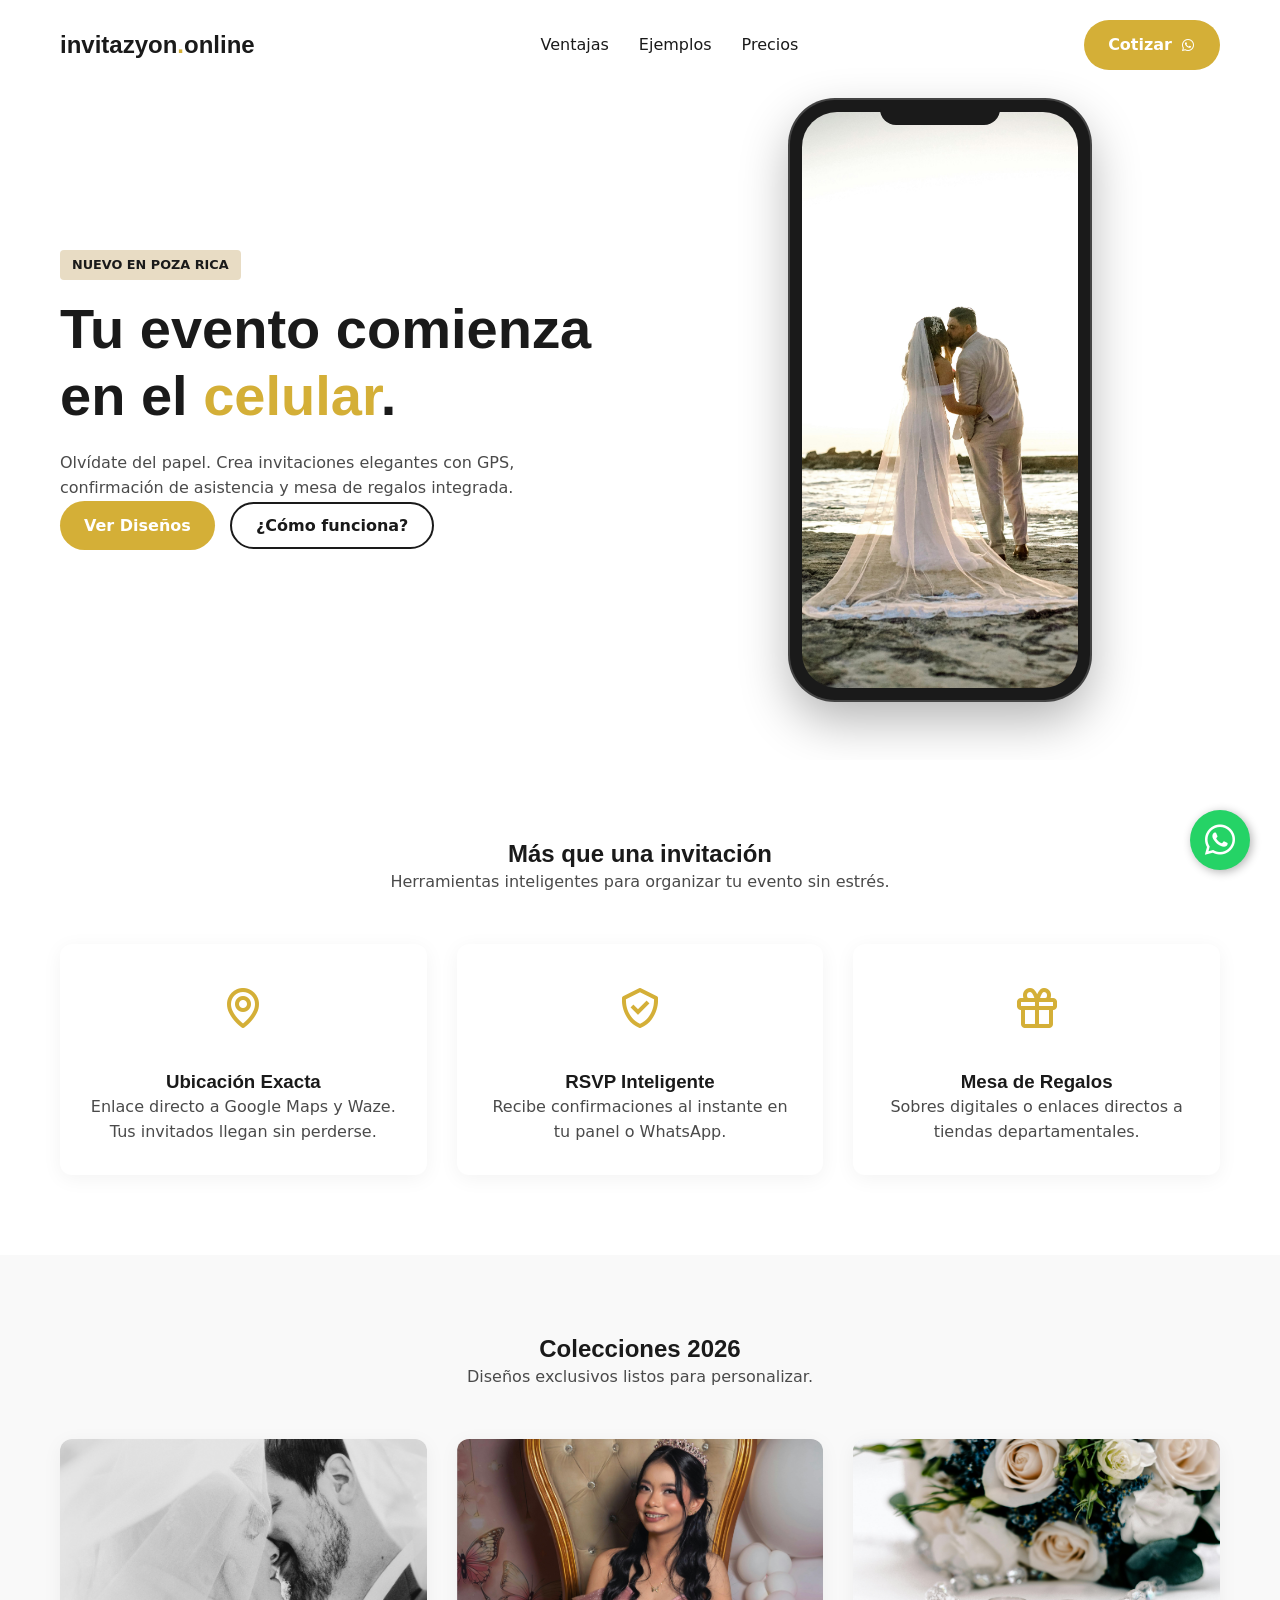
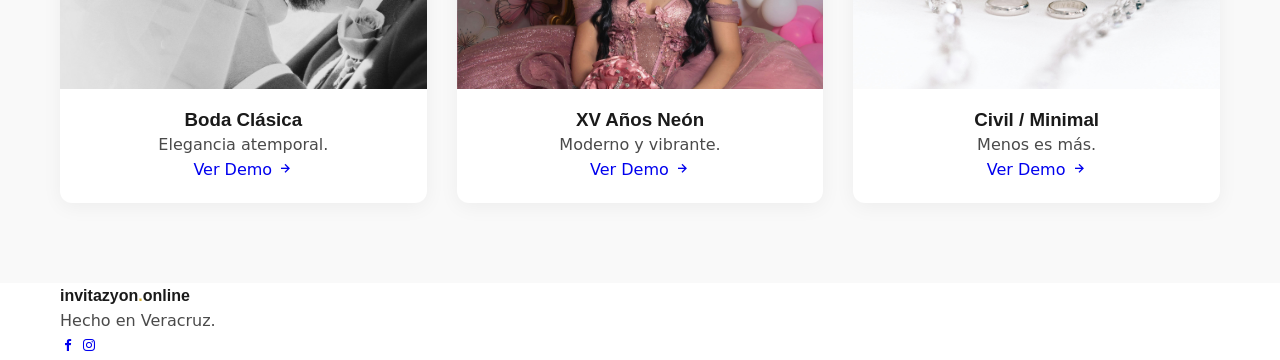
<file: index.html>
<!DOCTYPE html>
<html lang="es-MX">
<head>
    <meta charset="UTF-8">
    <meta name="viewport" content="width=device-width, initial-scale=1.0">
    <title>Invitazyon.online | Invitaciones Digitales Premium</title>
    <meta name="description" content="Invitaciones digitales inteligentes para Bodas y XV Años. Mapa GPS, RSVP y Mesa de Regalos en un solo link.">
    
    <link rel="stylesheet" href="css/variables.css">
    <link rel="stylesheet" href="css/styles.css">
    
    <link href='https://unpkg.com/boxicons@2.1.4/css/boxicons.min.css' rel='stylesheet'>
</head>
<body>

    <nav class="navbar">
        <div class="container nav-container">
            <a href="index.html" class="logo">invitazyon<span class="dot">.</span>online</a>
            
            <div class="menu-toggle" id="mobile-menu">
                <i class='bx bx-menu'></i>
            </div>

            <ul class="nav-links">
                <li><a href="#ventajas">Ventajas</a></li>
                <li><a href="#demos">Ejemplos</a></li>
                <li><a href="#precios">Precios</a></li>                
            </ul>

            <a href="https://wa.me/5217822116143" class="btn-primary">
                Cotizar <i class='bx bxl-whatsapp'></i>
            </a>
        </div>
    </nav>

    <header class="hero">
        <div class="container hero-container">
            <div class="hero-content">
                <span class="badge">Nuevo en Poza Rica</span>
                <h1>Tu evento comienza en el <span class="highlight">celular</span>.</h1>
                <p>Olvídate del papel. Crea invitaciones elegantes con GPS, confirmación de asistencia y mesa de regalos integrada.</p>
                <div class="hero-btns">
                    <a href="#demos" class="btn-primary">Ver Diseños</a>
                    <a href="#ventajas" class="btn-outline">¿Cómo funciona?</a>
                </div>
            </div>
            <div class="hero-image">
                <div class="phone-frame">
                    <div class="phone-notch"></div>
                    <div class="phone-screen">
                        <img src="assets/img/hero-screen.jpg" alt="Ejemplo de invitación en celular">
                    </div>
                </div>
            </div>
        </div>
    </header>

    <section id="ventajas" class="section">
        <div class="container">
            <div class="section-header">
                <h2>Más que una invitación</h2>
                <p>Herramientas inteligentes para organizar tu evento sin estrés.</p>
            </div>
            <div class="features-grid">
                <div class="feature-card">
                    <div class="icon-box"><i class='bx bx-map'></i></div>
                    <h3>Ubicación Exacta</h3>
                    <p>Enlace directo a Google Maps y Waze. Tus invitados llegan sin perderse.</p>
                </div>
                <div class="feature-card">
                    <div class="icon-box"><i class='bx bx-check-shield'></i></div>
                    <h3>RSVP Inteligente</h3>
                    <p>Recibe confirmaciones al instante en tu panel o WhatsApp.</p>
                </div>
                <div class="feature-card">
                    <div class="icon-box"><i class='bx bx-gift'></i></div>
                    <h3>Mesa de Regalos</h3>
                    <p>Sobres digitales o enlaces directos a tiendas departamentales.</p>
                </div>
            </div>
        </div>
    </section>

    <section id="demos" class="section bg-light">
        <div class="container">
            <div class="section-header">
                <h2>Colecciones 2026</h2>
                <p>Diseños exclusivos listos para personalizar.</p>
            </div>
            <div class="demos-grid">
                <div class="demo-card">
                    <div class="demo-img" style="background-image: url('assets/img/demo-boda.jpg');"></div>
                    <div class="demo-info">
                        <h3>Boda Clásica</h3>
                        <p>Elegancia atemporal.</p>
                        <a href="boda/clasica/index.html" class="btn-text">Ver Demo <i class='bx bx-right-arrow-alt'></i></a>
                    </div>
                </div>
                <div class="demo-card">
                    <div class="demo-img" style="background-image: url('assets/img/demo-xv.jpg');"></div>
                    <div class="demo-info">
                        <h3>XV Años Neón</h3>
                        <p>Moderno y vibrante.</p>
                        <a href="xv/neon/index.html" class="btn-text">Ver Demo <i class='bx bx-right-arrow-alt'></i></a>
                    </div>
                </div>
                <div class="demo-card">
                    <div class="demo-img" style="background-image: url('assets/img/demo-minimal.jpg');"></div>
                    <div class="demo-info">
                        <h3>Civil / Minimal</h3>
                        <p>Menos es más.</p>
                        <a href="graduacion/gala/index.html" class="btn-text">Ver Demo <i class='bx bx-right-arrow-alt'></i></a>
                    </div>
                </div>
            </div>
        </div>
    </section>

    <footer class="footer">
        <div class="container footer-container">
            <div class="footer-brand">
                
                <a href="index.html" class="logo-footer">invitazyon<span class="dot">.</span>online</a>
                <p>Hecho en Veracruz.</p>
            </div>
            <div class="footer-socials">
                <a href="#"><i class='bx bxl-facebook'></i></a>
                <a href="#"><i class='bx bxl-instagram'></i></a>
            </div>
        </div>
    </footer>
        <a href="https://wa.me/5217822116143" class="float-whatsapp" target="_blank">
            <i class='bx bxl-whatsapp'></i>
        </a>
    <script src="js/main.js"></script>
</body>
</html>
</file>
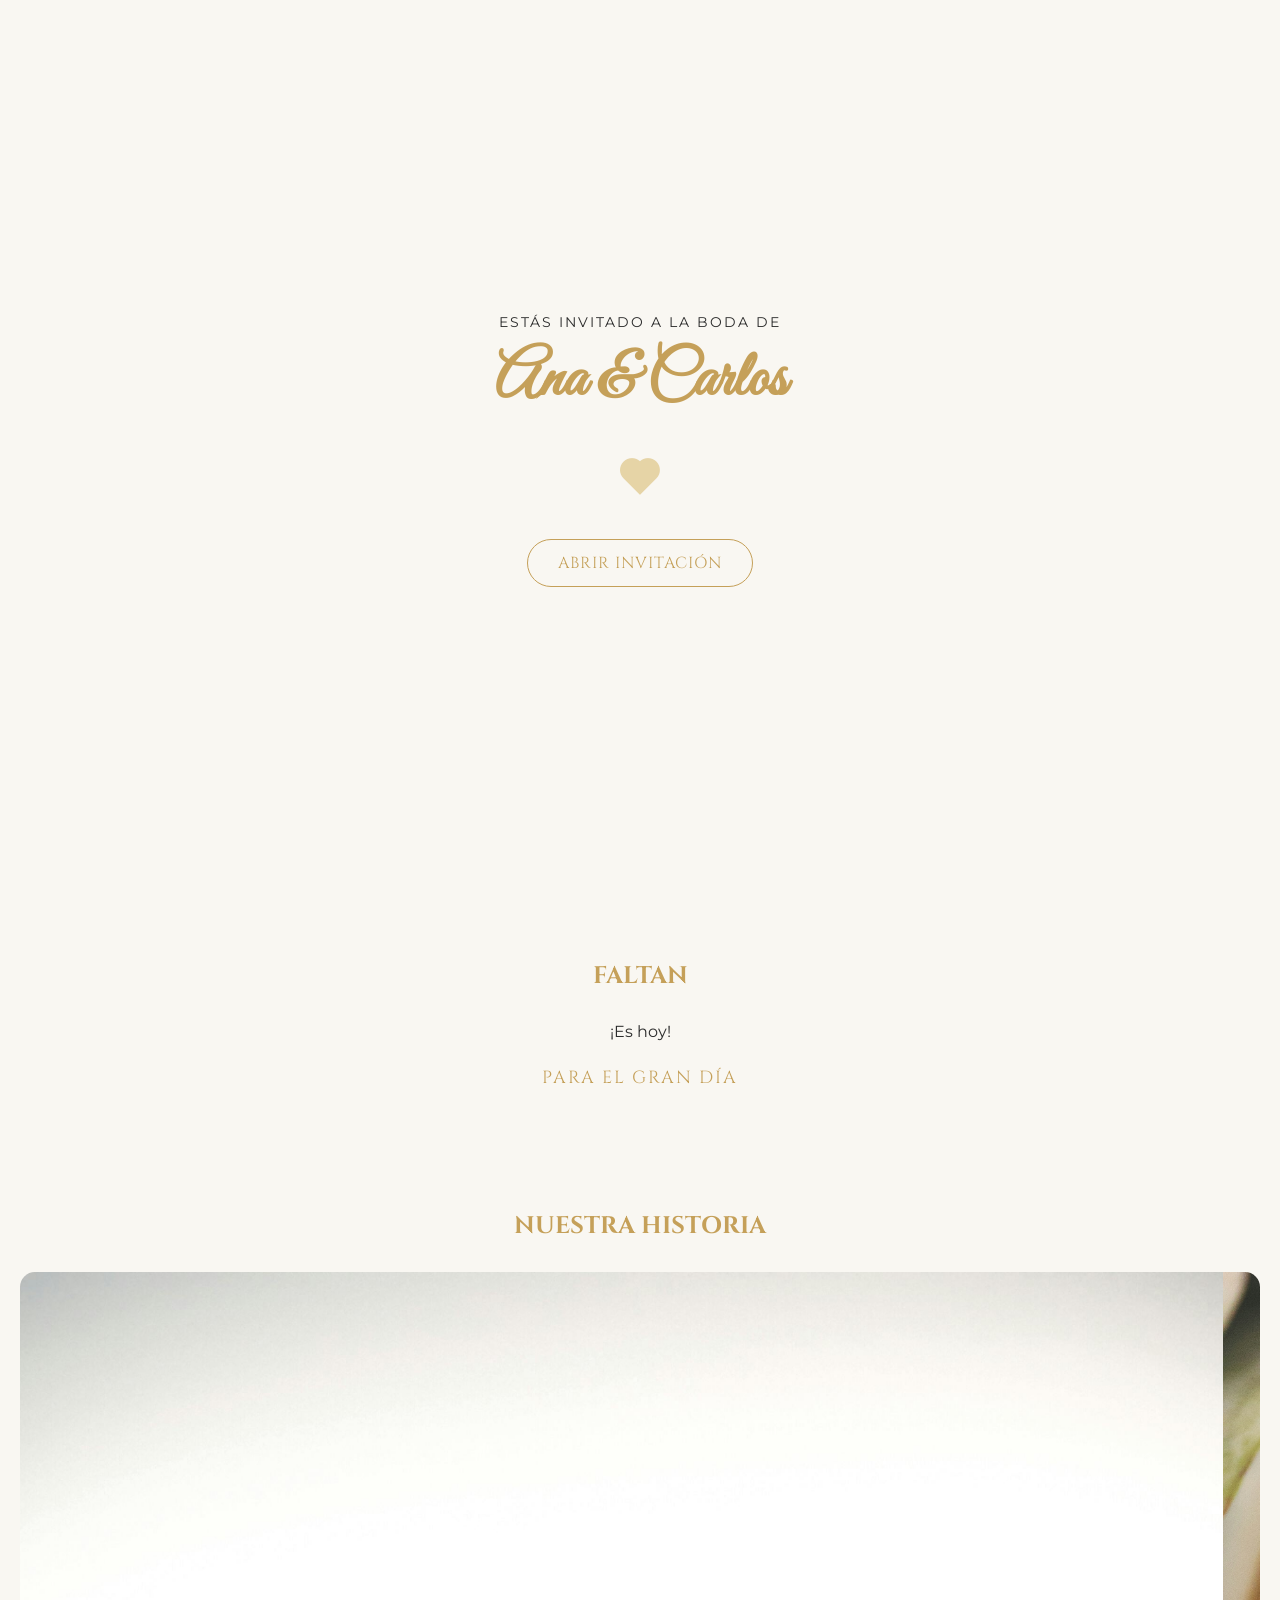
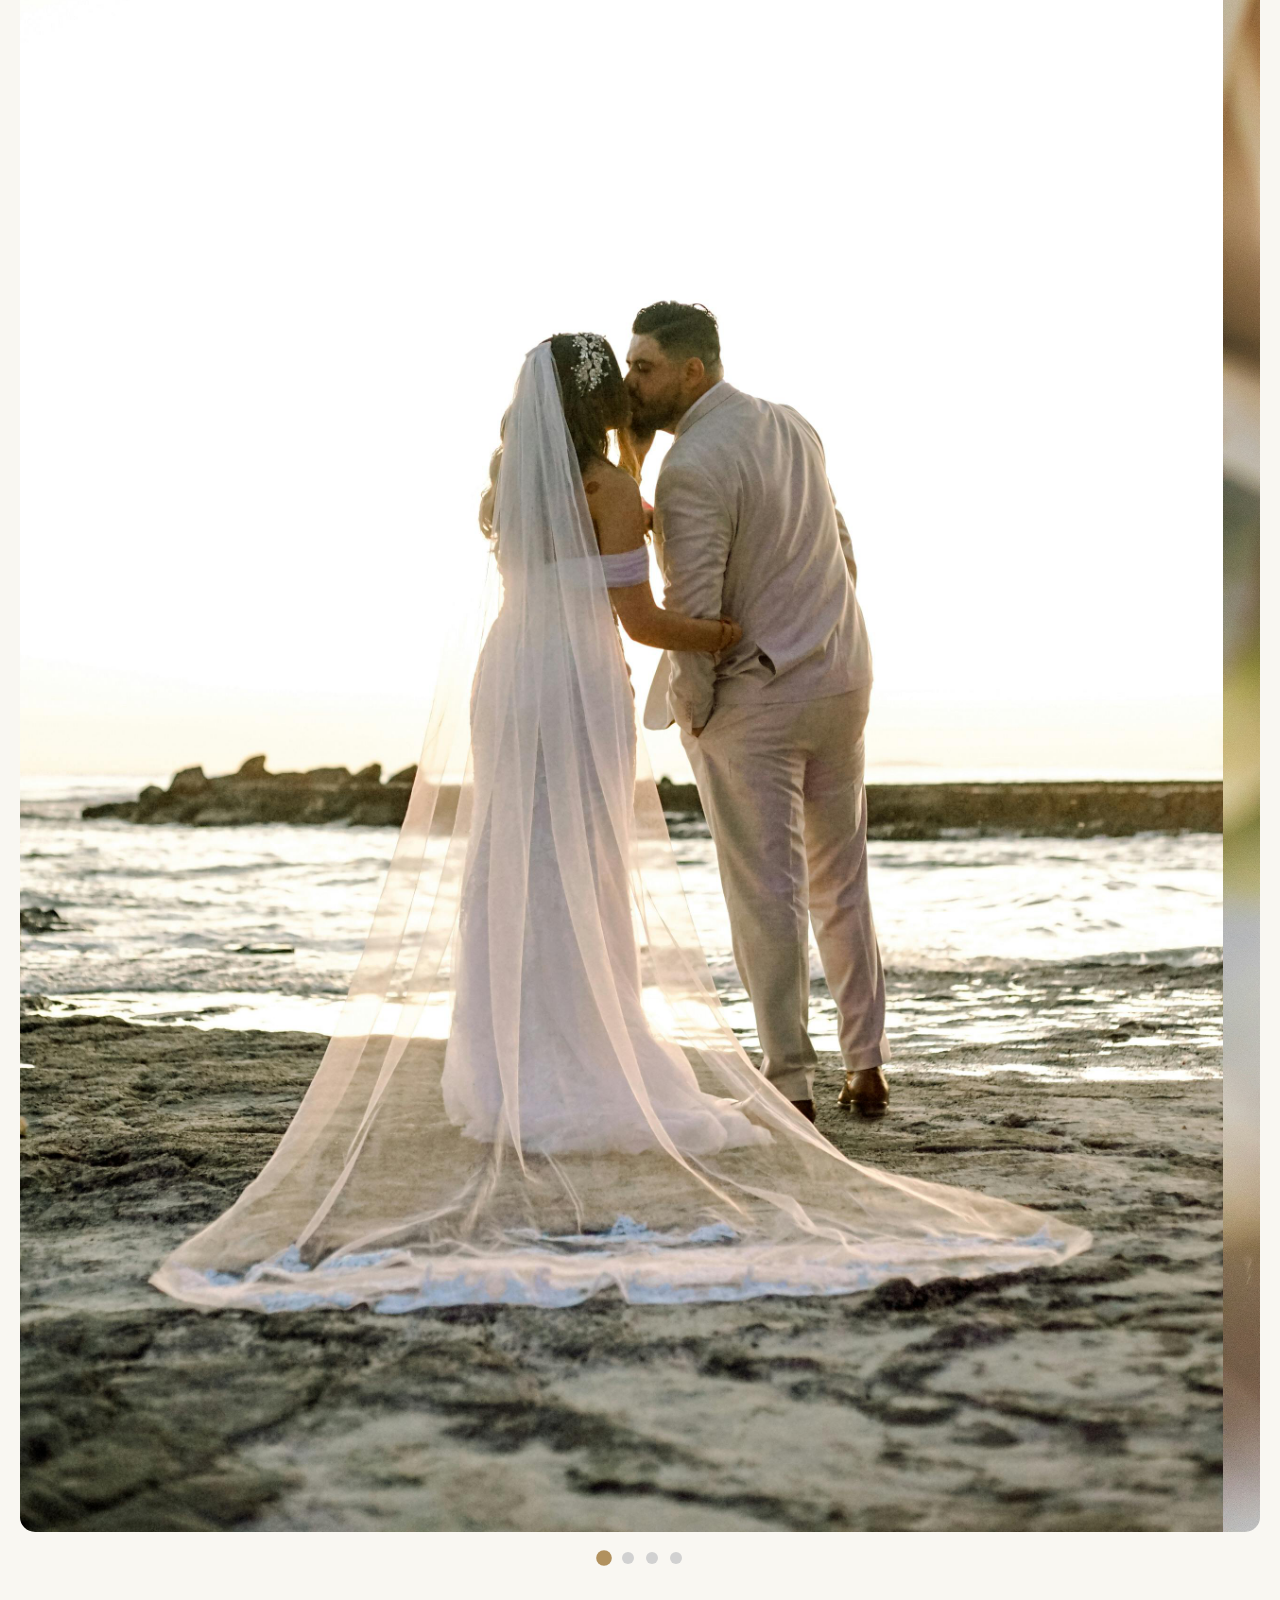
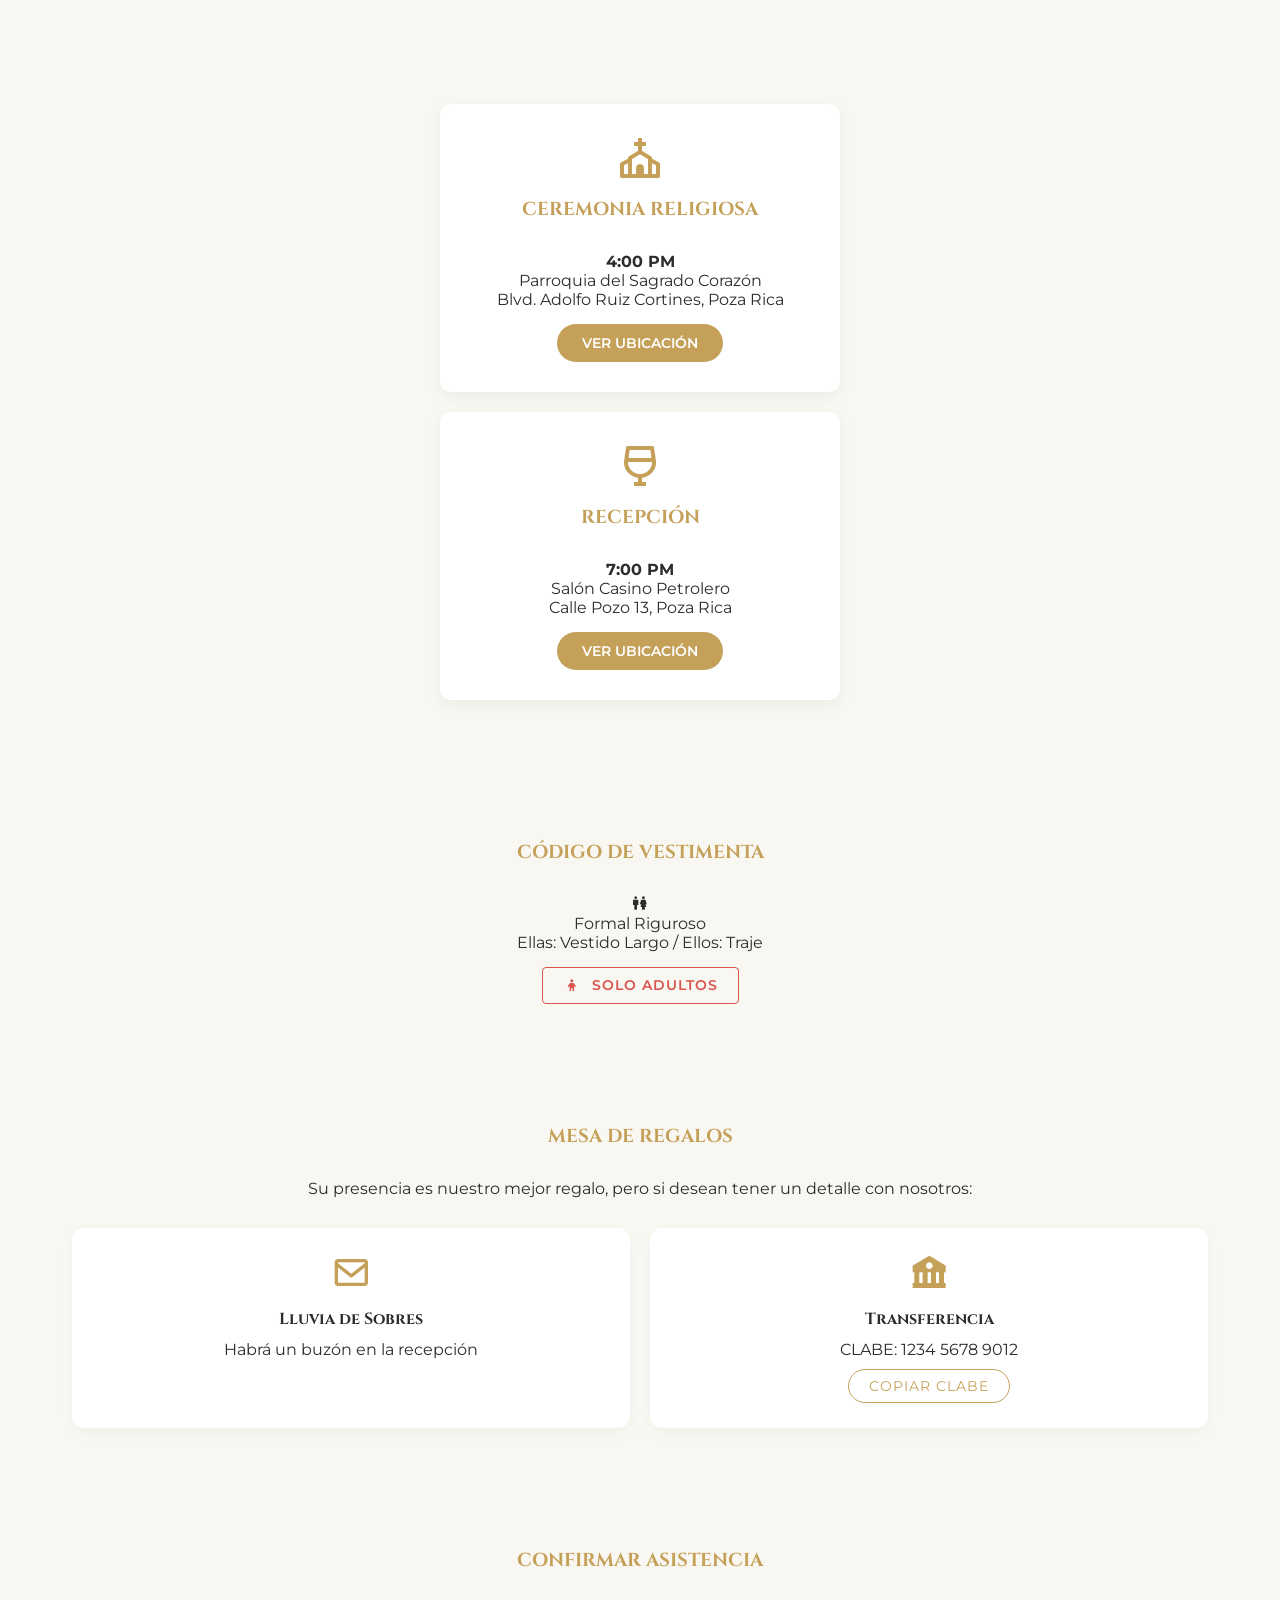
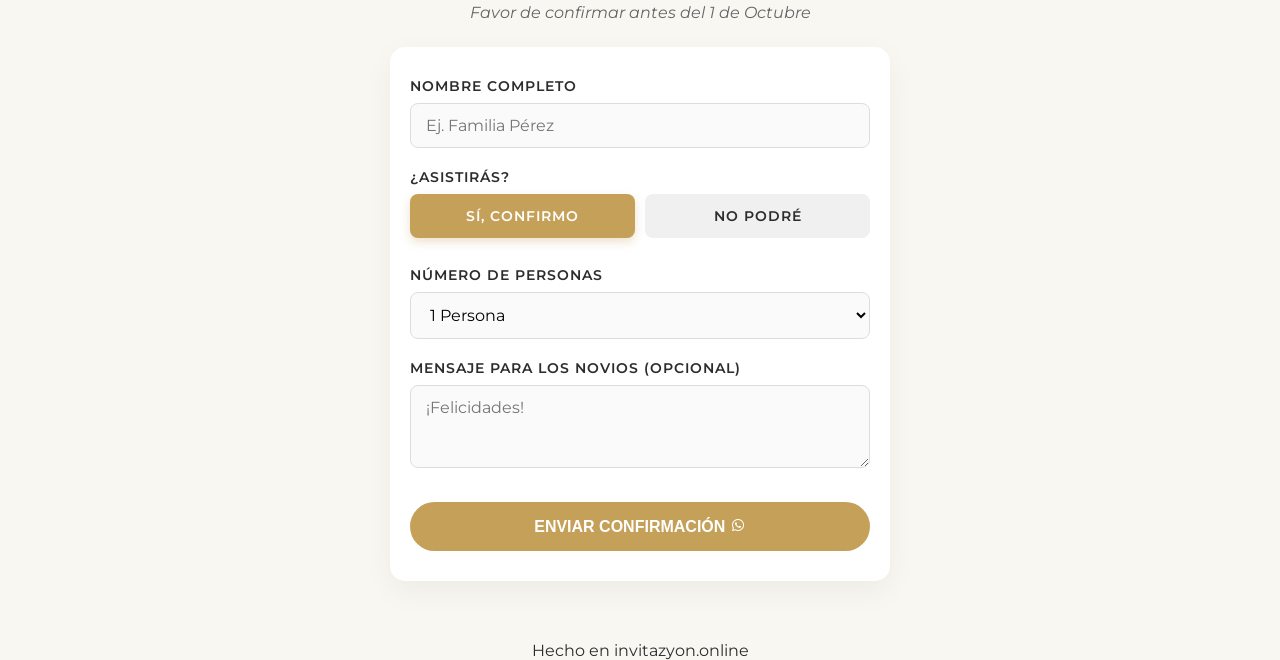
<file: boda/clasica/index.html>
<!DOCTYPE html>
<html lang="es-MX">
<head>
    <meta charset="UTF-8">
    <meta name="viewport" content="width=device-width, initial-scale=1.0">
    <title>Boda de Ana & Carlos | Invitación</title>
    
    <link rel="preconnect" href="https://fonts.googleapis.com">
    <link rel="preconnect" href="https://fonts.gstatic.com" crossorigin>
    <link href="https://fonts.googleapis.com/css2?family=Cinzel:wght@400;700&family=Great+Vibes&family=Montserrat:wght@300;400;600&display=swap" rel="stylesheet">
    
    <link href='https://unpkg.com/boxicons@2.1.4/css/boxicons.min.css' rel='stylesheet'>
    
    <link rel="stylesheet" href="style.css">
</head>
<body>

    <div id="welcome-screen" class="welcome-overlay">
        <div class="welcome-content">
            <p class="welcome-text">Estás invitado a la boda de</p>
            <h1 class="welcome-names">Ana & Carlos</h1>
            <div class="envelope-seal">
                <i class='bx bxs-heart'></i>
            </div>
            <button id="btn-open" class="btn-open">Abrir Invitación</button>
        </div>
    </div>

    <div class="music-control" id="musicBtn">
        <i class='bx bx-music'></i>
        <audio id="bgMusic" loop>
            <source src="audio/cancion-boda.mp3" type="audio/mpeg">
        </audio>
    </div>

    <header class="hero">
        <div class="overlay"></div>
        <div class="hero-content">
            <p class="intro">Nos casamos</p>
            <h1 class="names">Ana & Carlos</h1>
            <div class="date-badge">24 . OCT . 2026</div>
            <div class="arrow-down">
                <i class='bx bx-chevron-down'></i>
            </div>
        </div>
    </header>

    <section class="countdown-section">
        <h2>Faltan</h2>
        <div id="countdown" class="timer">
            <div class="time-box"><span id="days">00</span><p>Días</p></div>
            <div class="time-box"><span id="hours">00</span><p>Hrs</p></div>
            <div class="time-box"><span id="minutes">00</span><p>Min</p></div>
            <div class="time-box"><span id="seconds">00</span><p>Seg</p></div>
        </div>
        <p class="message">Para el gran día</p>
    </section>

    <section id="galeria" class="py-5 bg-light">
    <div class="container">
        <div class="ramo-separador"></div>
        <h2 class="text-center font-title mb-4">Nuestra Historia</h2>
        
        
        <div class="snap-carousel">
            <div class="snap-item" id="slide-1"><img src="img/foto1.jpg"></div>
            <div class="snap-item" id="slide-2"><img src="img/foto2.jpg"></div>
            <div class="snap-item" id="slide-3"><img src="img/foto3.jpg"></div>
            <div class="snap-item" id="slide-4"><img src="img/foto4.jpg"></div>
        </div>

        <div class="snap-indicators">
            <div class="dot active"></div>
            <div class="dot"></div>
            <div class="dot"></div>
            <div class="dot"></div>
        </div>
    </div>
    </section>

    <section class="details-section">
        <div class="card">
            <i class='bx bx-church icon-gold'></i>
            <h3>Ceremonia Religiosa</h3>
            <p><strong>4:00 PM</strong></p>
            <p>Parroquia del Sagrado Corazón</p>
            <p class="address">Blvd. Adolfo Ruiz Cortines, Poza Rica</p>
            <a href="https://goo.gl/maps/EJEMPLO" target="_blank" class="btn-gold">Ver Ubicación</a>
        </div>

        <div class="divider"></div>

        <div class="card">
            <i class='bx bx-wine icon-gold'></i>
            <h3>Recepción</h3>
            <p><strong>7:00 PM</strong></p>
            <p>Salón Casino Petrolero</p>
            <p class="address">Calle Pozo 13, Poza Rica</p>
            <a href="https://goo.gl/maps/EJEMPLO" target="_blank" class="btn-gold">Ver Ubicación</a>
        </div>
    </section>

    <section class="dresscode-section">
        <h3>Código de Vestimenta</h3>
        <div class="dress-icon">
            <i class='bx bx-male-female'></i>
        </div>
        <p class="dress-type">Formal Riguroso</p>
        <p class="dress-note">Ellas: Vestido Largo / Ellos: Traje</p>
        <p class="dress-alert"><i class='bx bx-child'></i> Solo Adultos</p>
    </section>

    <section class="gifts-section">
        <h3>Mesa de Regalos</h3>
        <p>Su presencia es nuestro mejor regalo, pero si desean tener un detalle con nosotros:</p>
        
        <div class="gift-options">
            <div class="gift-box">
                <i class='bx bx-envelope'></i>
                <h4>Lluvia de Sobres</h4>
                <p>Habrá un buzón en la recepción</p>
            </div>
            <div class="gift-box">
                <i class='bx bxs-bank'></i>
                <h4>Transferencia</h4>
                <p>CLABE: 1234 5678 9012</p>
                <button class="btn-small" onclick="copiarCLABE()">Copiar CLABE</button>
            </div>
        </div>
    </section>

    <section class="rsvp-section" id="rsvp">
    <div class="container-narrow">
        <h3>Confirmar Asistencia</h3>
        <p class="rsvp-deadline">Favor de confirmar antes del 1 de Octubre</p>
        
        <form id="rsvpForm" class="rsvp-form">
            <div class="form-group">
                <label for="guest-name">Nombre completo</label>
                <input type="text" id="guest-name" placeholder="Ej. Familia Pérez" required>
            </div>

            <div class="form-group">
                <label>¿Asistirás?</label>
                <div class="radio-group">
                    <label class="radio-option">
                        <input type="radio" name="attendance" value="Sí, confirmo" checked>
                        <span>Sí, confirmo</span>
                    </label>
                    <label class="radio-option">
                        <input type="radio" name="attendance" value="No podré asistir">
                        <span>No podré</span>
                    </label>
                </div>
            </div>

            <div class="form-group">
                <label for="guest-count">Número de personas</label>
                <select id="guest-count">
                    <option value="1">1 Persona</option>
                    <option value="2">2 Personas</option>
                    <option value="3">3 Personas</option>
                    <option value="4">4 Personas</option>
                </select>
            </div>

            <div class="form-group">
                <label for="guest-message">Mensaje para los novios (Opcional)</label>
                <textarea id="guest-message" rows="3" placeholder="¡Felicidades!"></textarea>
            </div>

            <button type="submit" class="btn-gold btn-block">
                Enviar Confirmación <i class='bx bxl-whatsapp'></i>
            </button>
        </form>
    </div>
    </section>

    <footer>
        <p>Hecho en invitazyon.online</p>
    </footer>

    <script src="script.js"></script>
</body>
</html>
</file>
<file: css/variables.css>
:root {
    /* --- PALETA DE COLORES (Elegancia Moderna) --- */
    --color-primary: #D4AF37;      /* Dorado Mate (Acciones principales) */
    --color-secondary: #1A1A1A;    /* Negro Suave (Textos y Fondos oscuros) */
    --color-bg-light: #F9F9F9;     /* Blanco Humo (Fondos de secciones) */
    --color-white: #FFFFFF;        /* Blanco Puro (Tarjetas) */
    --color-text-body: #4A4A4A;    /* Gris Oscuro (Lectura cómoda) */
    --color-accent: #E8DCC4;       /* Beige (Detalles sutiles) */

    /* --- TIPOGRAFÍA --- */
    /* Usaremos fuentes del sistema por ahora para velocidad, luego importamos Google Fonts */
    --font-heading: 'Montserrat', 'Helvetica Neue', sans-serif;
    --font-body: 'Open Sans', system-ui, sans-serif;

    /* --- ESPACIADO Y BORDES --- */
    --container-width: 1200px;
    --border-radius: 12px;
    --shadow-soft: 0 4px 20px rgba(0,0,0,0.05);
    --transition: all 0.3s ease;
}
</file>
<file: css/styles.css>
/* Importamos variables primero (aunque ya estén linkeadas en HTML, es buena práctica resetear aquí) */
* {
    margin: 0;
    padding: 0;
    box-sizing: border-box;
}

body {
    font-family: var(--font-body);
    color: var(--color-text-body);
    line-height: 1.6;
    background-color: var(--color-white);
}

/* --- CLASES UTILITARIAS --- */
.container {
    max-width: var(--container-width);
    margin: 0 auto;
    padding: 0 20px;
}

h1, h2, h3 {
    font-family: var(--font-heading);
    color: var(--color-secondary);
    line-height: 1.2;
}

a { text-decoration: none; }

.section { padding: 80px 0; }
.bg-light { background-color: var(--color-bg-light); }

/* --- BOTONES --- */
.btn-primary {
    background-color: var(--color-primary);
    color: var(--color-white);
    padding: 12px 24px;
    border-radius: 50px;
    font-weight: 600;
    transition: var(--transition);
    display: inline-flex;
    align-items: center;
    gap: 8px;
}

.btn-primary:hover {
    background-color: #bfa030; /* Un tono más oscuro del dorado */
    transform: translateY(-2px);
}

.btn-outline {
    border: 2px solid var(--color-secondary);
    color: var(--color-secondary);
    padding: 12px 24px;
    border-radius: 50px;
    font-weight: 600;
    margin-left: 10px;
}

/* --- NAVBAR --- */
/* NAVBAR BASE (Estado inicial transparente) */
.navbar {
    padding: 20px 0; /* Espacioso al inicio */
    position: fixed; /* Fijo siempre */
    width: 100%;
    top: 0;
    left: 0;
    background: transparent; /* Transparente para ver el Hero */
    transition: all 0.4s ease; /* Animación suave */
    z-index: 1000;
}

/* ESTADO SCROLLED (Cuando bajas) */
.navbar.scrolled {
    padding: 10px 0; /* Se hace más delgada */
    background: rgba(255, 255, 255, 0.98); /* Se vuelve blanca casi sólida */
    box-shadow: 0 4px 6px rgba(0,0,0,0.1); /* Le sale sombrita */
}

/* Ajuste para que los links se vean bien en fondo blanco o transparente */
.navbar.scrolled .logo .logo-footer,
.navbar.scrolled .nav-links a {
    color: var(--color-secondary); /* Asegura contraste */
}

.nav-container {
    display: flex;
    justify-content: space-between;
    align-items: center;
    gap: 15px; 
}



/* El botón en el navegador (Desktop) */
.btn-nav {
    margin-left: auto; /* Empuja el botón a la derecha en escritorio */
    margin-right: 20px; /* Separación con el menú móvil si aparece */
}

.logo {
    font-size: 1.5rem;
    font-weight: 700;
    color: var(--color-secondary);
    font-family: var(--font-heading);
}

.logo-footer {
    font-size: 1rem;
    font-weight: 700;
    color: var(--color-secondary);
    font-family: var(--font-heading);
}

.logo .dot { color: var(--color-primary); }
.logo-footer .dot { color: var(--color-primary); }

.nav-links {
    display: flex;
    list-style: none;
    align-items: center;
    gap: 30px;
}

.nav-links a:not(.btn-primary) {
    color: var(--color-secondary);
    font-weight: 500;
}

.menu-toggle { display: none; font-size: 2rem; cursor: pointer; }

/* --- HERO SECTION --- */
.hero {
    padding: 100px 0 60px;
    overflow: hidden;
}

.hero-container {
    display: grid;
    grid-template-columns: 1fr 1fr;
    align-items: center;
    gap: 40px;
}

.hero h1 {
    font-size: 3.5rem;
    margin-bottom: 20px;
}

.highlight { color: var(--color-primary); }

.badge {
    background-color: var(--color-accent);
    color: var(--color-secondary);
    padding: 5px 12px;
    border-radius: 4px;
    font-size: 0.8rem;
    font-weight: 700;
    text-transform: uppercase;
    display: inline-block;
    margin-bottom: 15px;
}

/* Placeholder del Celular */
.mockup-phone {
    width: 280px;
    height: 550px;
    background-color: var(--color-secondary);
    border-radius: 40px;
    border: 8px solid #333;
    margin: 0 auto;
    position: relative;
    box-shadow: 20px 20px 50px rgba(0,0,0,0.2);
}

.screen {
    background-color: #fff;
    width: 100%;
    height: 100%;
    border-radius: 32px;
    display: flex;
    align-items: center;
    justify-content: center;
    color: #ccc;
}

/* --- FEATURES --- */
.section-header {
    text-align: center;
    max-width: 600px;
    margin: 0 auto 50px;
}

.features-grid {
    display: grid;
    grid-template-columns: repeat(auto-fit, minmax(300px, 1fr));
    gap: 30px;
}

.feature-card {
    background: white;
    padding: 30px;
    border-radius: var(--border-radius);
    text-align: center;
    box-shadow: var(--shadow-soft);
    transition: var(--transition);
}

.feature-card:hover { transform: translateY(-5px); }

.icon-box {
    font-size: 3rem;
    color: var(--color-primary);
    margin-bottom: 20px;
}

/* --- DEMOS --- */
.demos-grid {
    display: grid;
    grid-template-columns: repeat(auto-fit, minmax(300px, 1fr));
    gap: 30px;
}

.demo-card {
    background: white;
    border-radius: var(--border-radius);
    overflow: hidden;
    box-shadow: var(--shadow-soft);
}

.demo-img {
    height: 300px;
    background-color: #eee;
    /* Aquí pondremos las imágenes reales luego */
}

.demo-boda { background: linear-gradient(45deg, #f3e7e9 0%, #e3eeff 99%, #e3eeff 100%); }
.demo-xv { background: linear-gradient(120deg, #e0c3fc 0%, #8ec5fc 100%); }
.demo-minimal { background: #fdfbf7; }

.demo-info { padding: 20px; text-align: center; }

/* --- RESPONSIVE (Móvil) --- */
@media (max-width: 768px) {
    .nav-links {
        /* Estado cerrado (Oculto) */
        display: none; 
        position: absolute;
        top: 100%; /* Justo debajo de la barra */
        left: 0;
        width: 100%;
        background-color: #fff; /* Fondo blanco sólido */
        flex-direction: column; /* Lista vertical */
        padding: 20px 0;
        box-shadow: 0 10px 15px rgba(0,0,0,0.1);
        text-align: center;
        gap: 20px; /* Espacio entre enlaces */
    }

    /* Estado ABIERTO (Esta clase la pondrá JS) */
    .nav-links.active {
        display: flex;
        animation: slideDown 0.3s ease forwards;
    }

    /* Animación suave de entrada */
    @keyframes slideDown {
        from { opacity: 0; transform: translateY(-10px); }
        to { opacity: 1; transform: translateY(0); }
    }
    
    .menu-toggle { 
        display: block;
        margin-left: 0; /*Reseteamos margen */
    }

    .btn-nav{
        padding: 8px 16px;
        font-size: 0.9rem;
        margin-right: 0;
        
    }
    .btn-nav span {
        display: none;
    }

    .hero-container {
        grid-template-columns: 1fr; /* Una columna */
        text-align: center;
    }

    .hero h1 { font-size: 2.5rem; }
    
    .hero-btns {
        display: flex;
        flex-direction: column;
        gap: 15px;
    }
    
    .btn-outline { margin-left: 0; }
}


/* --- PHONE MOCKUP (El iPhone CSS) --- */
.phone-frame {
    width: 300px;
    height: 600px;
    background-color: #1a1a1a; /* Borde negro del teléfono */
    border-radius: 45px;
    box-shadow: 
        0 0 0 2px #444, /* Borde metálico exterior */
        0 20px 50px rgba(0,0,0,0.3); /* Sombra 3D */
    position: relative;
    padding: 12px; /* Grosor del borde */
    margin: 0 auto;
    transition: transform 0.5s ease;
}

.phone-frame:hover {
    transform: translateY(-10px) rotate(-2deg); /* Efecto flotante al pasar el mouse */
}

.phone-notch {
    position: absolute;
    top: 0;
    left: 50%;
    transform: translateX(-50%);
    width: 120px;
    height: 25px;
    background-color: #1a1a1a;
    border-bottom-left-radius: 16px;
    border-bottom-right-radius: 16px;
    z-index: 10;
}

.phone-screen {
    width: 100%;
    height: 100%;
    background-color: #fff;
    border-radius: 35px; /* Debe ser un poco menos que el frame */
    overflow: hidden; /* Corta la imagen si es muy grande */
    position: relative;
}

.phone-screen img {
    width: 100%;
    height: 100%;
    object-fit: cover; /* Asegura que la foto llene toda la pantalla sin deformarse */
}

/* --- AJUSTE PARA LAS IMÁGENES DE DEMOS --- */
.demo-img {
    height: 250px; /* Altura fija */
    background-size: cover;
    background-position: center;
    transition: transform 0.3s ease;
}

.demo-card:hover .demo-img {
    transform: scale(1.05); /* Zoom suave al pasar el mouse */
}


/* Botón Flotante de WhatsApp */
.float-whatsapp {
    position: fixed;
    width: 60px;
    height: 60px;
    bottom: 30px;
    right: 30px;
    background-color: #25d366; /* Verde WhatsApp oficial */
    color: #FFF;
    border-radius: 50px;
    text-align: center;
    font-size: 40px;
    box-shadow: 2px 2px 10px rgba(0,0,0,0.3);
    z-index: 1000;
    display: flex;
    align-items: center;
    justify-content: center;
    transition: all 0.3s ease;
}

.float-whatsapp:hover {
    background-color: #128c7e;
    transform: scale(1.1);
}
</file>
<file: boda/clasica/style.css>
:root {
    --gold: #C5A059;       /* Dorado elegante */
    --gold-light: #E6D4A6;
    --dark: #2C2C2C;
    --white: #FFFFFF;
    --bg-cream: #F9F7F2;   /* Crema suave */
    
    --font-script: 'Great Vibes', cursive;
    --font-serif: 'Cinzel', serif;
    --font-body: 'Montserrat', sans-serif;
}

* { box-sizing: border-box; margin: 0; padding: 0; }

body {
    font-family: var(--font-body);
    color: var(--dark);
    background-color: var(--bg-cream);
    text-align: center; /* En bodas todo va centrado */
    overflow-x: hidden;
}

/* --- MUSICA FLOTANTE --- */
.music-control {
    position: fixed;
    bottom: 20px;
    right: 20px;
    width: 50px;
    height: 50px;
    background: var(--gold);
    color: white;
    border-radius: 50%;
    display: flex;
    justify-content: center;
    align-items: center;
    font-size: 24px;
    z-index: 1000;
    box-shadow: 0 4px 10px rgba(0,0,0,0.3);
    cursor: pointer;
    animation: pulse 2s infinite;
}

/* --- HERO --- */
.hero {
    height: 100vh; /* Pantalla completa */
    background-image: url('img/portada-boda.jpg'); /* NECESITAS ESTA FOTO */
    background-size: cover;
    background-position: center;
    position: relative;
    display: flex;
    align-items: center;
    justify-content: center;
    color: var(--white);
}

.overlay {
    position: absolute;
    top: 0; left: 0; width: 100%; height: 100%;
    background: rgba(0,0,0,0.4); /* Oscurece la foto para leer texto */
}

.hero-content {
    position: relative;
    z-index: 2;
    padding: 20px;
}

.intro {
    font-family: var(--font-serif);
    letter-spacing: 3px;
    text-transform: uppercase;
    margin-bottom: 10px;
}

.names {
    font-family: var(--font-script);
    font-size: 4.5rem;
    line-height: 1.2;
    color: var(--gold-light);
    margin-bottom: 20px;
}

.date-badge {
    border-top: 1px solid var(--white);
    border-bottom: 1px solid var(--white);
    display: inline-block;
    padding: 10px 20px;
    font-family: var(--font-serif);
    font-size: 1.2rem;
}

/* --- SECCIONES GENERALES --- */
section { padding: 60px 20px; }

h2, h3 {
    font-family: var(--font-serif);
    color: var(--gold);
    margin-bottom: 30px;
    text-transform: uppercase;
}

/* --- CUENTA REGRESIVA --- */
.timer {
    display: flex;
    justify-content: center;
    gap: 15px;
}
.time-box {
    background: var(--white);
    padding: 15px 10px;      /* Padding vertical y horizontal */
    min-width: 80px;         /* FUERZA que todos midan mínimo 80px de ancho */
    border-radius: 8px;
    box-shadow: 0 4px 10px rgba(0,0,0,0.05);
    display: flex;           /* Flex para centrar el contenido */
    flex-direction: column;
    align-items: center;
    justify-content: center;
}
.time-box span {
    display: block;
    font-size: 1.5rem;
    font-weight: 700;
    color: var(--dark);
}
.time-box p {
    font-size: 0.8rem;
    text-transform: uppercase;
    color: var(--gold);
}

.message {
    margin-top: 25px;       /* Despega el texto de los cuadros */
    font-size: 1.1rem;      /* Un poco más grande para que luzca */
    letter-spacing: 2px;    /* Separar letras para elegancia */
    text-transform: uppercase;
    color: var(--gold);     /* Asegura que sea dorado */
    font-family: var(--font-serif);
}

/* --- TARJETAS (Location) --- */
.card {
    background: var(--white);
    padding: 30px;
    margin: 20px auto;
    max-width: 400px;
    border-radius: 10px;
    box-shadow: 0 5px 15px rgba(0,0,0,0.05);
}

.icon-gold {
    font-size: 3rem;
    color: var(--gold);
    margin-bottom: 15px;
}

.btn-gold {
    display: inline-block;
    background: var(--gold);
    color: var(--white);
    padding: 10px 25px;
    border-radius: 50px;
    text-decoration: none;
    margin-top: 15px;
    font-weight: 600;
    text-transform: uppercase;
    font-size: 0.9rem;
    transition: 0.3s;
}

/* --- ANIMACIONES --- */
@keyframes pulse {
    0% { transform: scale(1); }
    50% { transform: scale(1.1); }
    100% { transform: scale(1); }
}

/* --- RESPONSIVE --- */
@media (max-width: 400px) {
    .names { font-size: 3.5rem; }
    .timer { gap: 8px; }
    .time-box { min-width: 60px; padding: 10px; }
}



/* --- PANTALLA DE BIENVENIDA (MODAL) --- */
.welcome-overlay {
    position: fixed;
    top: 0;
    left: 0;
    width: 100%;
    height: 100%;
    background-color: var(--bg-cream); /* O usa una foto borrosa de fondo */
    z-index: 9999; /* Encima de todo */
    display: flex;
    justify-content: center;
    align-items: center;
    flex-direction: column;
    text-align: center;
    transition: opacity 1s ease, visibility 1s ease;
}

/* Clase para ocultarlo suavemente */
.welcome-overlay.hidden {
    opacity: 0;
    visibility: hidden;
    pointer-events: none; /* Ya no se puede dar click */
}

.welcome-content {
    padding: 20px;
    animation: fadeIn 1.5s ease;
}

.welcome-text {
    font-family: var(--font-body);
    text-transform: uppercase;
    letter-spacing: 2px;
    font-size: 0.9rem;
    color: var(--dark);
    margin-bottom: 10px;
}

.welcome-names {
    font-family: var(--font-script);
    font-size: 4rem;
    color: var(--gold);
    margin-bottom: 30px;
}

/* El Sello del sobre */
.envelope-seal {
    font-size: 3rem;
    color: var(--gold-light);
    margin-bottom: 30px;
    animation: pulse 2s infinite;
}

.btn-open {
    background: transparent;
    border: 1px solid var(--gold);
    color: var(--gold);
    padding: 12px 30px;
    border-radius: 50px;
    font-family: var(--font-serif);
    text-transform: uppercase;
    cursor: pointer;
    transition: 0.3s;
    font-size: 1rem;
    letter-spacing: 1px;
}

.btn-open:hover {
    background: var(--gold);
    color: white;
}

/* Bloquear scroll mientras está cerrado el sobre */
body.no-scroll {
    overflow: hidden;
}

@keyframes fadeIn {
    from { opacity: 0; transform: translateY(20px); }
    to { opacity: 1; transform: translateY(0); }
}



/* Estilo para botones pequeños (Copiar CLABE) */
.btn-small {
    background-color: transparent;
    border: 1px solid var(--gold);
    color: var(--gold);
    padding: 8px 20px;
    border-radius: 50px;
    cursor: pointer;
    font-family: var(--font-body);
    font-size: 0.85rem;
    margin-top: 10px;
    transition: all 0.3s ease;
    text-transform: uppercase;
    letter-spacing: 1px;
}

.btn-small:hover {
    background-color: var(--gold);
    color: var(--white);
    transform: translateY(-2px);
    box-shadow: 0 4px 10px rgba(197, 160, 89, 0.3);
}


/* Sobres y transferencia */
.gift-options {
    display: flex;
    justify-content: center;
    gap: 20px;
    margin-top: 30px;
    flex-wrap: wrap; /* Para que en celular muy pequeño se pongan uno bajo otro */
}

.gift-box {
    background: var(--white);
    padding: 25px;
    border-radius: 12px;
    width: 45%; /* Ocupan casi la mitad cada uno */
    min-width: 250px; /* Para que no se aplasten en móviles */
    box-shadow: 0 5px 15px rgba(0,0,0,0.03); /* Sombra muy sutil */
    display: flex;
    flex-direction: column;
    align-items: center;
    transition: transform 0.3s ease;
}

.gift-box:hover {
    transform: translateY(-5px); /* Efecto flotante */
}

.gift-box i {
    font-size: 2.5rem;
    color: var(--gold);
    margin-bottom: 15px;
}

.gift-box h4 {
    font-family: var(--font-serif);
    margin-bottom: 10px;
    color: var(--dark);
}


/* Codigo de vestimenta */
.dress-alert {
    display: inline-block;
    margin-top: 15px;
    padding: 8px 20px;
    border: 1px solid #d9534f; /* Rojo suave */
    color: #d9534f;
    border-radius: 4px;
    font-size: 0.9rem;
    font-weight: 600;
    text-transform: uppercase;
    letter-spacing: 1px;
}

.dress-alert i {
    margin-right: 5px;
    font-size: 1.1rem;
    vertical-align: middle;
}


/* --- RSVP FORMULARIO (Mobile First) --- */
.container-narrow {
    max-width: 90%; /* Ocupa casi todo el ancho en celular */
    margin: 0 auto; /* Centrado */
    width: 500px;   /* Tope máximo para PC */
}

.rsvp-deadline {
    margin-bottom: 25px;
    font-style: italic;
    color: #666;
}

.rsvp-form {
    background: var(--white);
    padding: 30px 20px; /* Padding cómodo */
    border-radius: 15px;
    box-shadow: 0 10px 30px rgba(0,0,0,0.05);
    text-align: left; /* Los formularios se leen mejor a la izquierda */
}

.form-group {
    margin-bottom: 20px;
}

.form-group label {
    display: block;
    margin-bottom: 8px;
    font-weight: 600;
    font-size: 0.9rem;
    color: var(--dark);
    text-transform: uppercase;
    letter-spacing: 1px;
}

/* INPUTS Y SELECTS (Touch Friendly) */
input[type="text"],
select,
textarea {
    width: 100%;
    padding: 12px 15px; /* Área táctil grande */
    border: 1px solid #ddd;
    border-radius: 8px;
    font-family: var(--font-body);
    font-size: 1rem; /* Evita que el iPhone haga zoom al escribir */
    background: #fafafa;
    transition: 0.3s;
}

input:focus, select:focus, textarea:focus {
    outline: none;
    border-color: var(--gold);
    background: #fff;
    box-shadow: 0 0 0 3px rgba(197, 160, 89, 0.1);
}

/* RADIO BUTTONS PERSONALIZADOS (Botones grandes) */
.radio-group {
    display: flex;
    gap: 10px;
}

.radio-option {
    flex: 1; /* Ocupan 50% cada uno */
    position: relative;
}

.radio-option input {
    position: absolute;
    opacity: 0; /* Ocultamos el radio feo por defecto */
}

.radio-option span {
    display: block;
    padding: 12px;
    text-align: center;
    background: #f0f0f0;
    border-radius: 8px;
    cursor: pointer;
    font-weight: 600;
    transition: 0.3s;
    border: 1px solid transparent;
}

/* Estado seleccionado */
.radio-option input:checked + span {
    background: var(--gold);
    color: var(--white);
    box-shadow: 0 4px 10px rgba(197, 160, 89, 0.3);
}

/* BOTÓN BLOQUE */
.btn-block {
    width: 100%; /* Botón ancho completo */
    border: none;
    margin-top: 10px;
    font-size: 1rem;
    padding: 15px;
    cursor: pointer;
}



/* Galería Estilos */
/* 1. Contenedor Principal */
.snap-carousel {
    display: flex;
    overflow-x: auto;
    scroll-snap-type: x mandatory; /* El "imán" horizontal */
    scroll-behavior: smooth;    /* Desplazamiento suave */
    gap: 0;                     /* Sin espacio entre fotos para que encajen al 100% */
    width: 100%;
    border-radius: 15px;        /* Opcional: bordes redondeados para tu invitación */
    
    /* Ocultar barra de desplazamiento en todos los navegadores */
    -ms-overflow-style: none;  /* IE and Edge */
    scrollbar-width: none;     /* Firefox */
}

.snap-carousel::-webkit-scrollbar {
    display: none;             /* Chrome, Safari y Opera */
}

/* 2. Cada Diapositiva */
.snap-item {
    flex: 0 0 100%;            /* Cada imagen ocupa exactamente el 100% del ancho */
    scroll-snap-align: center;  /* Se imanta al centro al soltar el dedo */
    display: flex;
    justify-content: center;
    align-items: center;
}

.snap-item img {
    width: 100%;
    height: auto;
    object-fit: cover;         /* Evita que la foto se deforme */
    display: block;
}

/* 3. Indicadores (Los puntos) */
.snap-indicators {
    display: flex;
    justify-content: center;
    gap: 12px;
    margin-top: 20px;
}

.dot {
    width: 12px;
    height: 12px;
    border-radius: 50%;
    background-color: #d1d1d1; /* Gris claro (inactivo) */
    border: none;
    padding: 0;
    cursor: pointer;
    transition: all 0.3s ease;
}

/* Estado activo del punto */
.dot.active {
    background-color: #b1915e; /* Un tono dorado o el color de tu marca */
    transform: scale(1.3);     /* Se hace un poco más grande */
}
</file>
